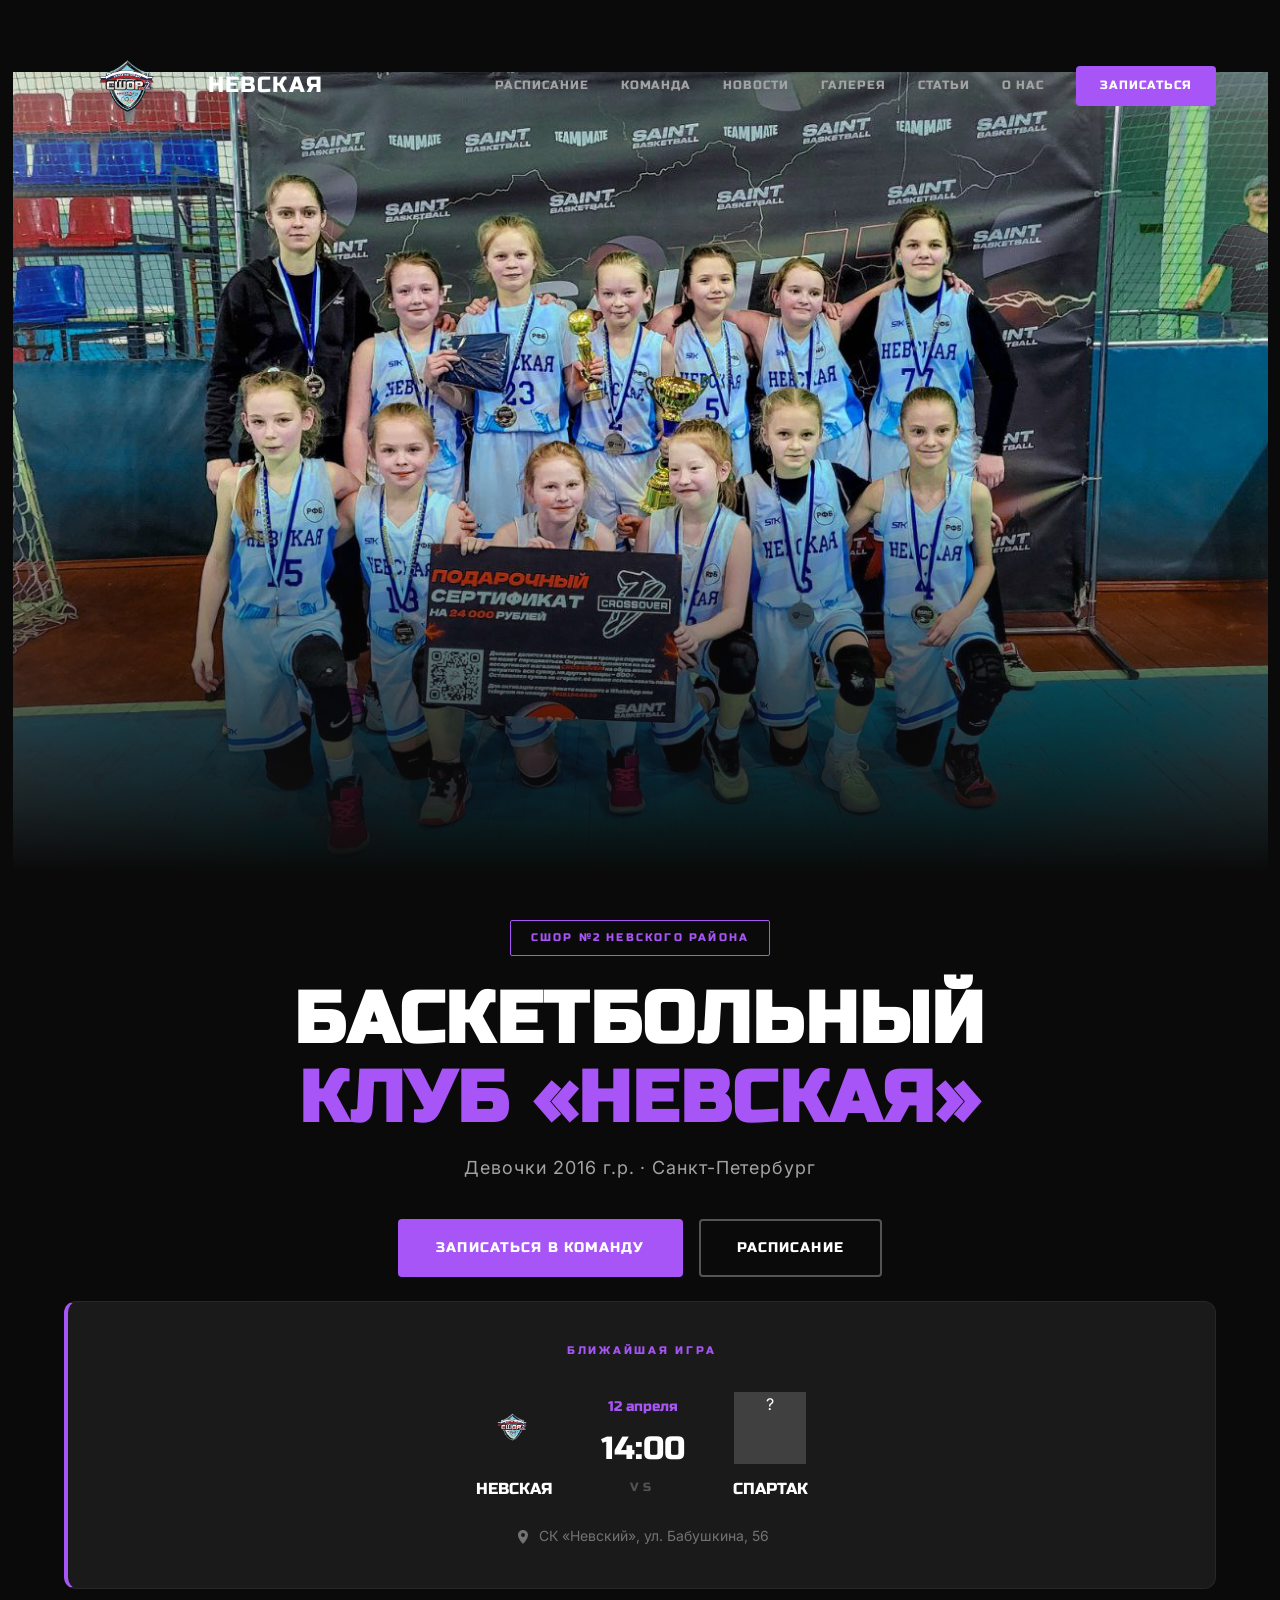
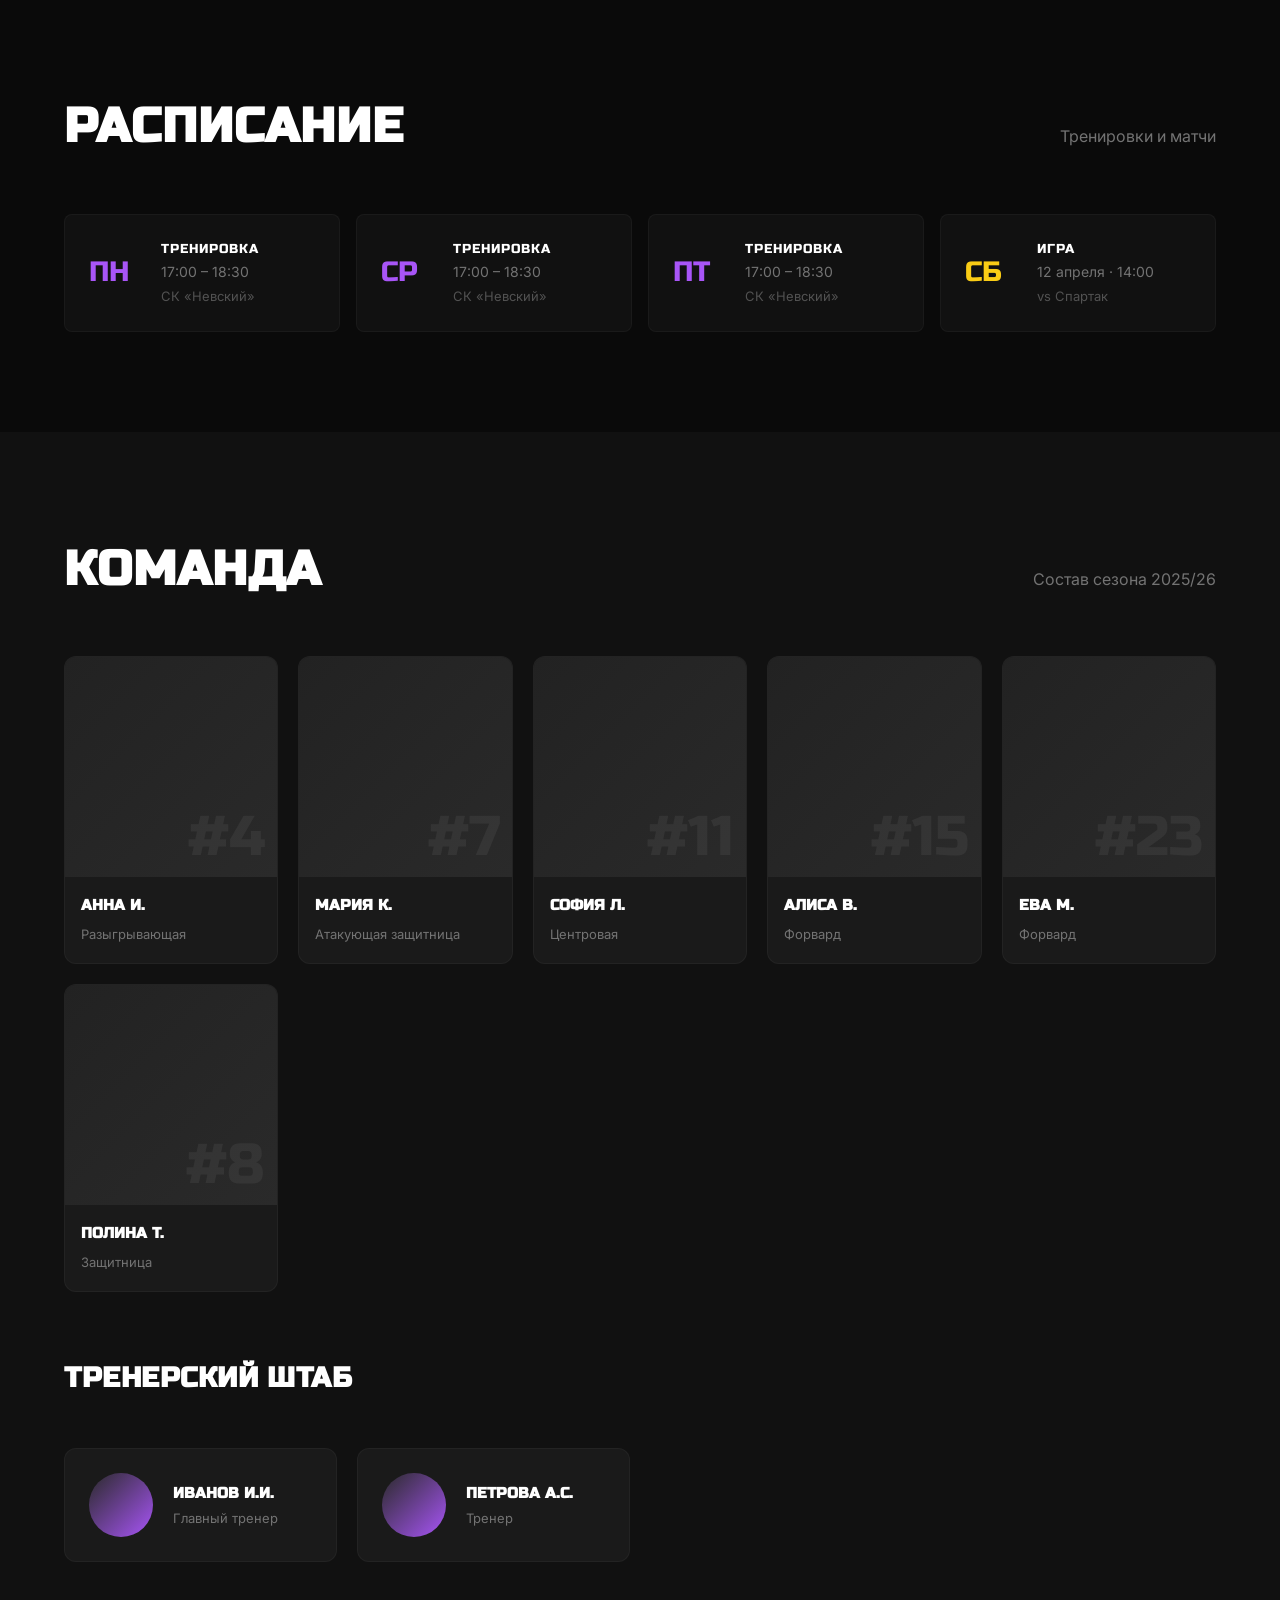
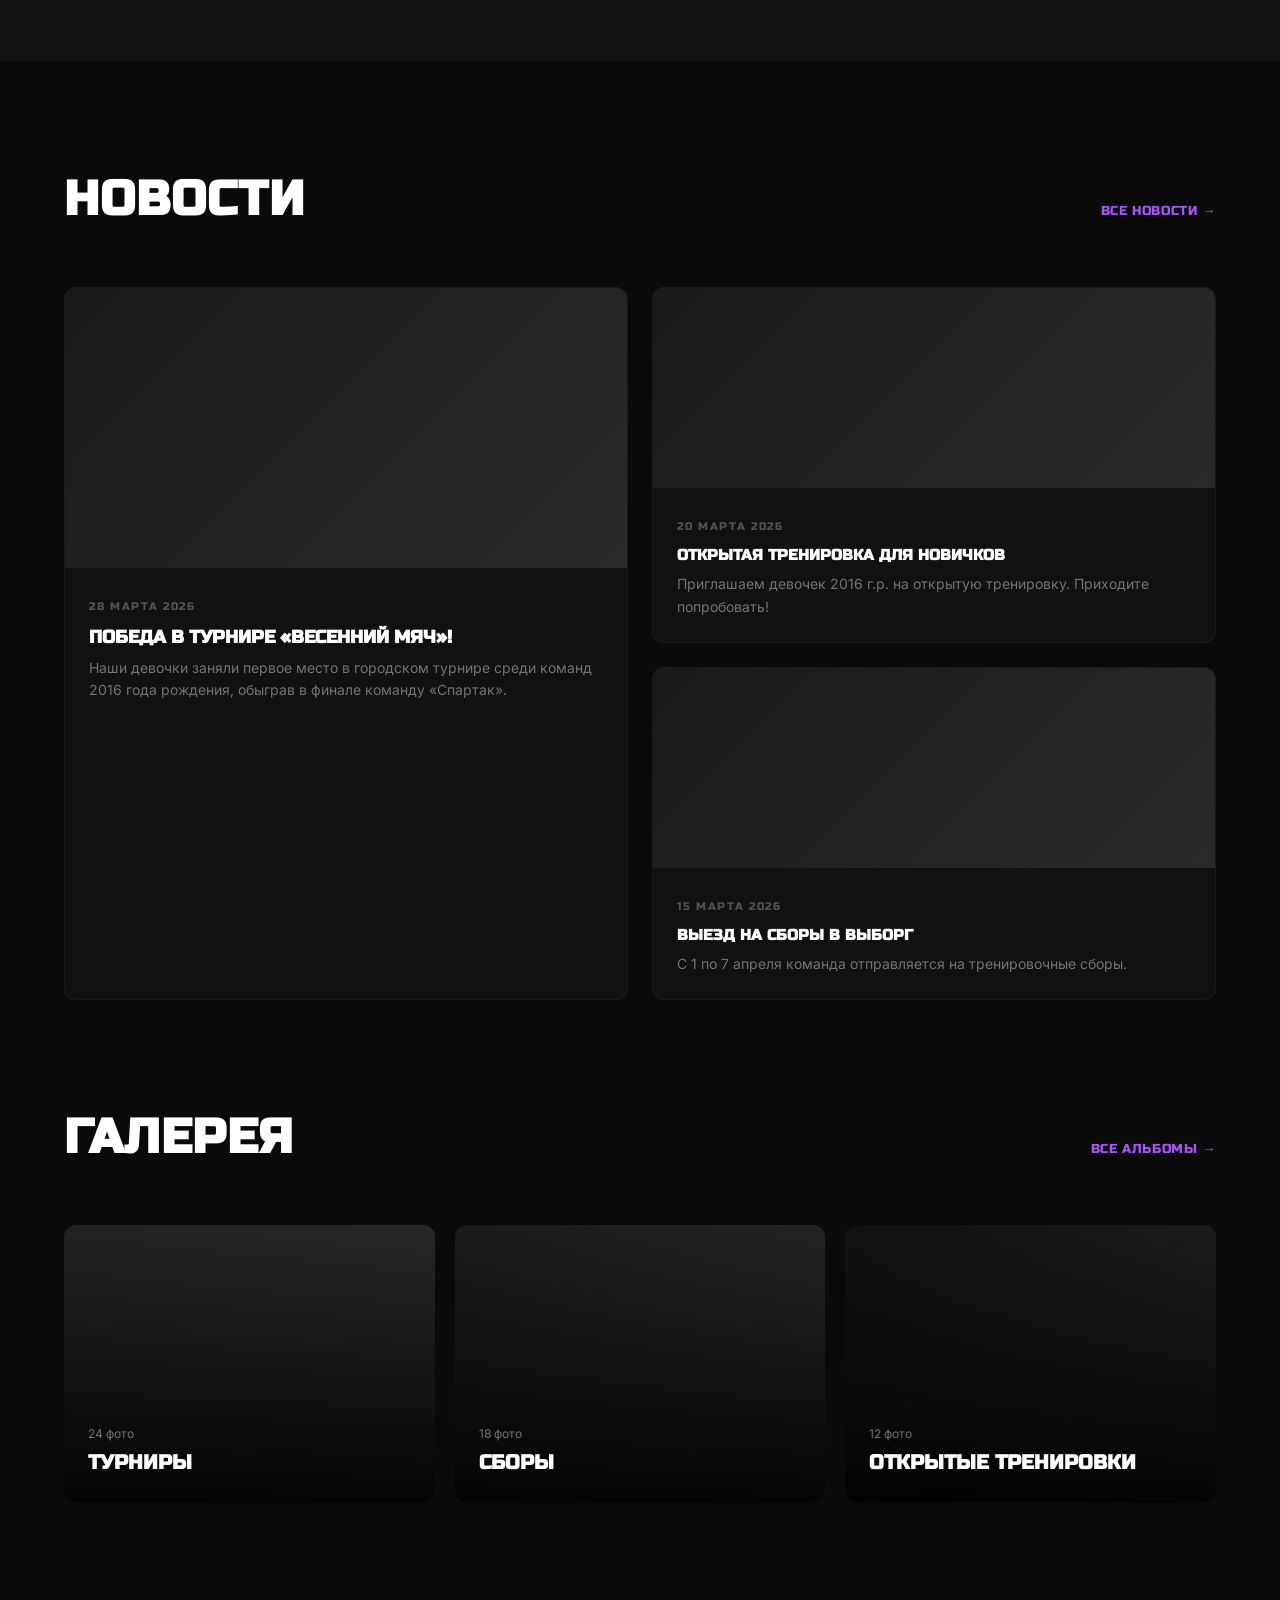
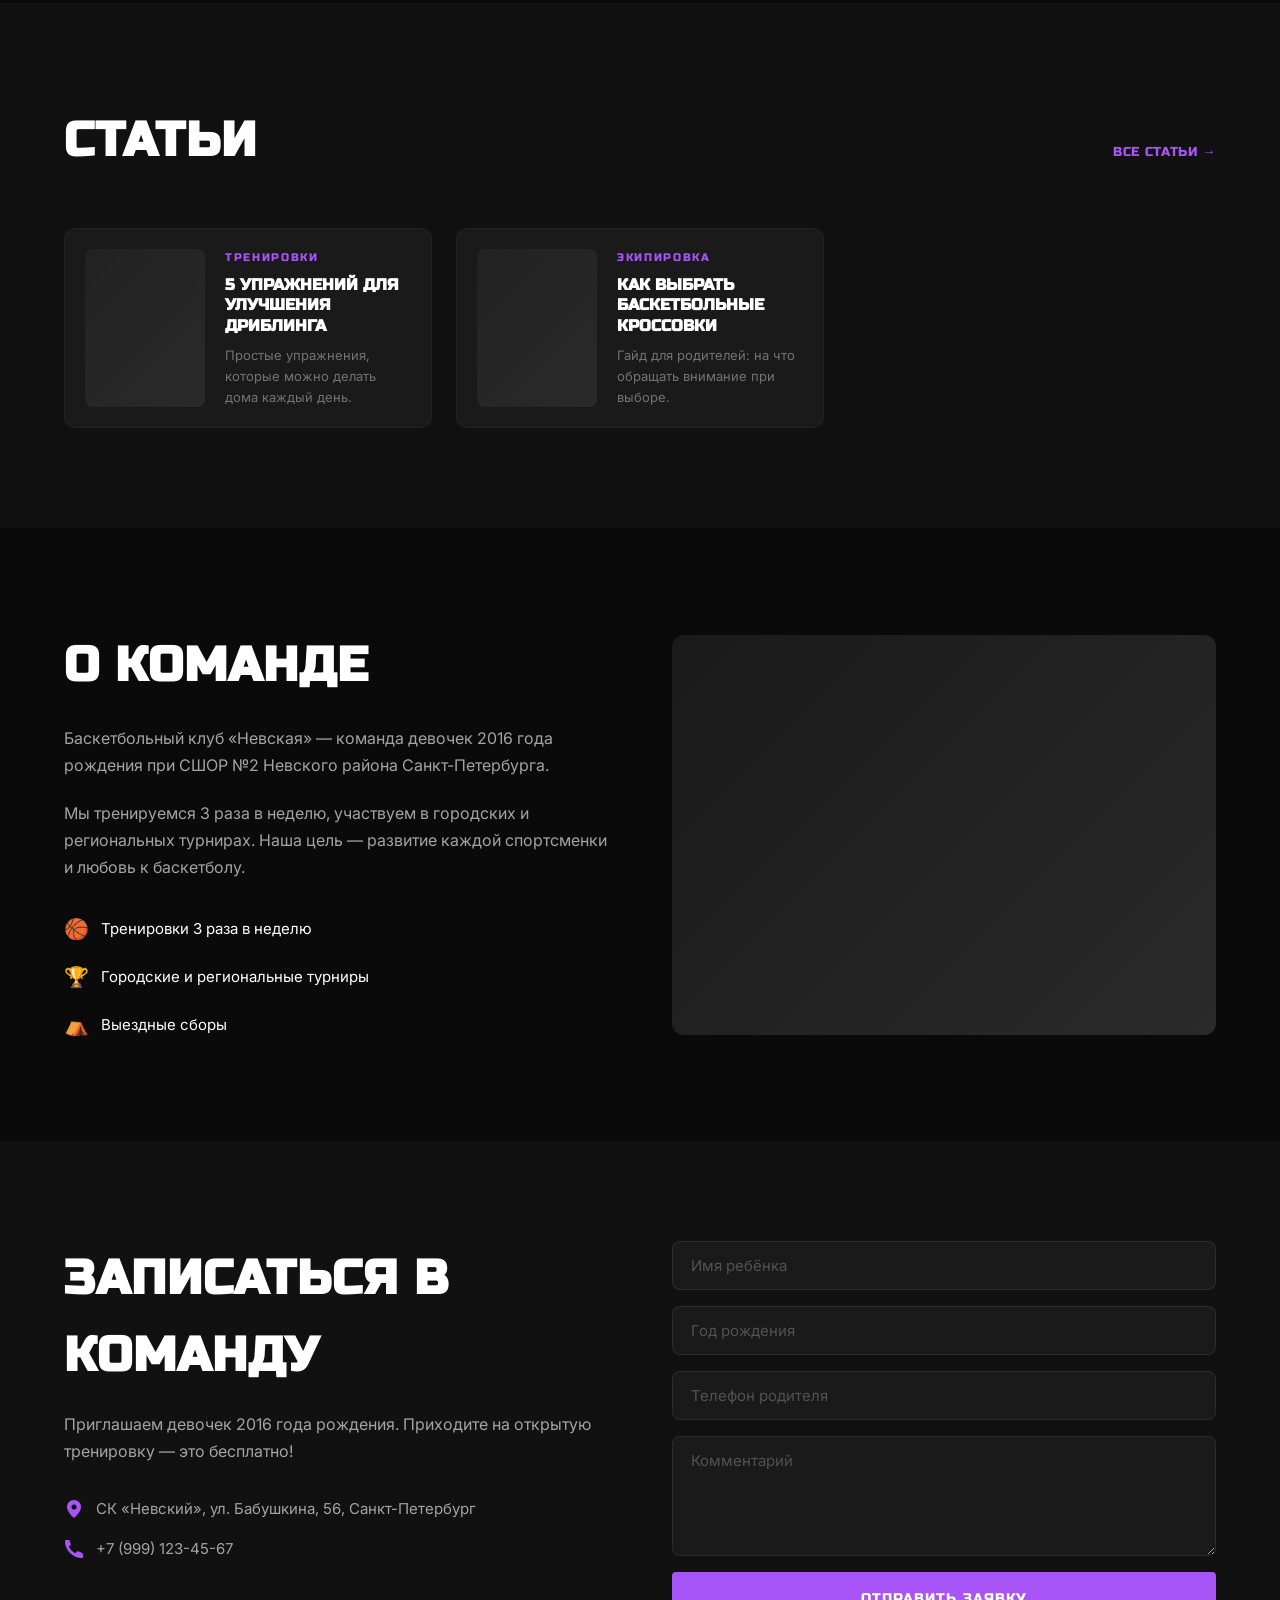
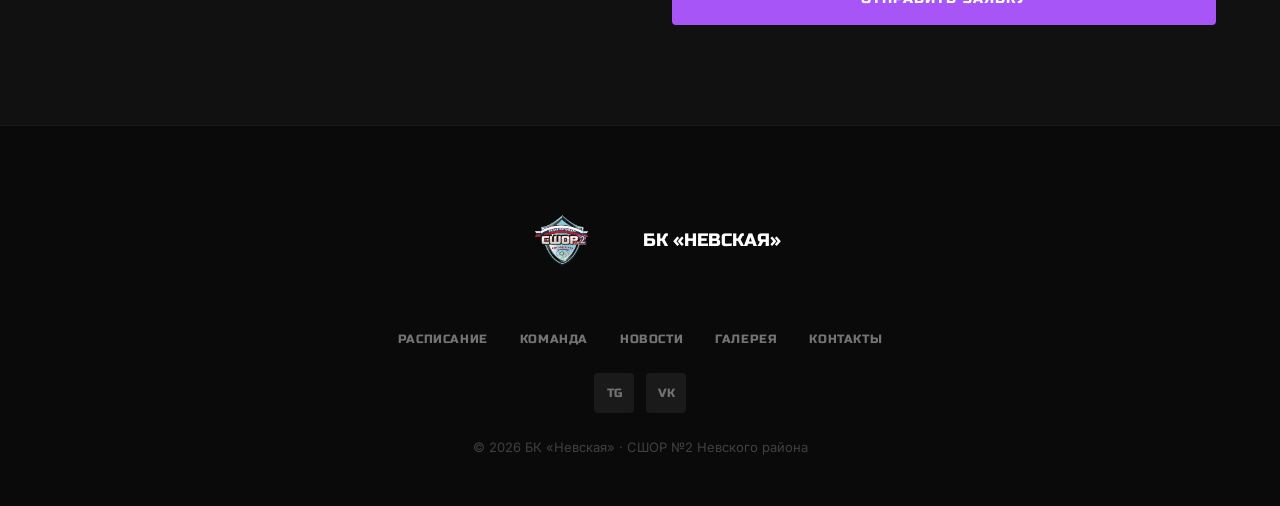
<file: index.html>
<!DOCTYPE html>
<html lang="ru">
<head>
    <meta charset="UTF-8">
    <meta name="viewport" content="width=device-width, initial-scale=1.0">
    <title>БК «Невская» — Детская баскетбольная команда</title>

    <!-- Fonts -->
    <link rel="preconnect" href="https://fonts.googleapis.com">
    <link rel="preconnect" href="https://fonts.gstatic.com" crossorigin>
    <link href="https://fonts.googleapis.com/css2?family=Russo+One&family=Unbounded:wght@400;600;700;900&family=Inter:wght@400;500;600&display=swap" rel="stylesheet">

    <link rel="stylesheet" href="style.css">
</head>
<body>

    <!-- HEADER -->
    <header class="header">
        <div class="container header__inner">
            <a href="/" class="header__logo">
                <img src="logo_shor2.png" alt="СШОР №2" class="header__logo-img">
                <span class="header__logo-text">Невская</span>
            </a>
            <nav class="header__nav">
                <a href="#schedule" class="header__link">Расписание</a>
                <a href="#team" class="header__link">Команда</a>
                <a href="#news" class="header__link">Новости</a>
                <a href="#gallery" class="header__link">Галерея</a>
                <a href="#articles" class="header__link">Статьи</a>
                <a href="#about" class="header__link">О нас</a>
                <a href="#contact" class="header__link header__link--cta">Записаться</a>
            </nav>
            <button class="header__burger" aria-label="Меню">
                <span></span>
                <span></span>
                <span></span>
            </button>
        </div>
    </header>

    <!-- HERO -->
    <section class="hero">
        <div class="hero__photo">
            <div class="hero__photo-overlay"></div>
        </div>
        <div class="hero__bottom">
            <div class="container hero__content">
                <div class="hero__badge">СШОР №2 Невского района</div>
                <h1 class="hero__title">
                    <span class="hero__title-line">Баскетбольный</span>
                    <span class="hero__title-line hero__title-line--accent">клуб «Невская»</span>
                </h1>
                <p class="hero__subtitle">Девочки 2016 г.р. · Санкт-Петербург</p>
                <div class="hero__actions">
                    <a href="#contact" class="btn btn--primary">Записаться в команду</a>
                    <a href="#schedule" class="btn btn--outline">Расписание</a>
                </div>
            </div>
        </div>
    </section>

    <!-- NEXT GAME -->
    <section class="next-game">
        <div class="container">
            <div class="next-game__card">
                <div class="next-game__label">Ближайшая игра</div>
                <div class="next-game__teams">
                    <div class="next-game__team">
                        <img src="logo_shor2.png" alt="Невская" class="next-game__team-logo-img">
                        <span class="next-game__team-name">Невская</span>
                    </div>
                    <div class="next-game__vs">
                        <span class="next-game__date">12 апреля</span>
                        <span class="next-game__time">14:00</span>
                        <span class="next-game__vs-text">VS</span>
                    </div>
                    <div class="next-game__team">
                        <div class="next-game__team-logo next-game__team-logo--away">?</div>
                        <span class="next-game__team-name">Спартак</span>
                    </div>
                </div>
                <div class="next-game__venue">
                    <svg width="16" height="16" viewBox="0 0 16 16" fill="none"><path d="M8 1C5.24 1 3 3.24 3 6c0 3.75 5 9 5 9s5-5.25 5-9c0-2.76-2.24-5-5-5zm0 7a2 2 0 110-4 2 2 0 010 4z" fill="currentColor"/></svg>
                    СК «Невский», ул. Бабушкина, 56
                </div>
            </div>
        </div>
    </section>

    <!-- SCHEDULE -->
    <section class="schedule" id="schedule">
        <div class="container">
            <div class="section-header">
                <h2 class="section-title">Расписание</h2>
                <p class="section-desc">Тренировки и матчи</p>
            </div>
            <div class="schedule__grid">
                <div class="schedule__item schedule__item--training">
                    <div class="schedule__day">ПН</div>
                    <div class="schedule__info">
                        <span class="schedule__type">Тренировка</span>
                        <span class="schedule__time-slot">17:00 – 18:30</span>
                        <span class="schedule__place">СК «Невский»</span>
                    </div>
                </div>
                <div class="schedule__item schedule__item--training">
                    <div class="schedule__day">СР</div>
                    <div class="schedule__info">
                        <span class="schedule__type">Тренировка</span>
                        <span class="schedule__time-slot">17:00 – 18:30</span>
                        <span class="schedule__place">СК «Невский»</span>
                    </div>
                </div>
                <div class="schedule__item schedule__item--training">
                    <div class="schedule__day">ПТ</div>
                    <div class="schedule__info">
                        <span class="schedule__type">Тренировка</span>
                        <span class="schedule__time-slot">17:00 – 18:30</span>
                        <span class="schedule__place">СК «Невский»</span>
                    </div>
                </div>
                <div class="schedule__item schedule__item--game">
                    <div class="schedule__day">СБ</div>
                    <div class="schedule__info">
                        <span class="schedule__type">Игра</span>
                        <span class="schedule__time-slot">12 апреля · 14:00</span>
                        <span class="schedule__place">vs Спартак</span>
                    </div>
                </div>
            </div>
        </div>
    </section>

    <!-- TEAM -->
    <section class="team" id="team">
        <div class="container">
            <div class="section-header">
                <h2 class="section-title">Команда</h2>
                <p class="section-desc">Состав сезона 2025/26</p>
            </div>
            <div class="team__grid">
                <div class="team__card">
                    <div class="team__photo">
                        <div class="team__number">#4</div>
                    </div>
                    <div class="team__info">
                        <h3 class="team__name">Анна И.</h3>
                        <span class="team__position">Разыгрывающая</span>
                    </div>
                </div>
                <div class="team__card">
                    <div class="team__photo">
                        <div class="team__number">#7</div>
                    </div>
                    <div class="team__info">
                        <h3 class="team__name">Мария К.</h3>
                        <span class="team__position">Атакующая защитница</span>
                    </div>
                </div>
                <div class="team__card">
                    <div class="team__photo">
                        <div class="team__number">#11</div>
                    </div>
                    <div class="team__info">
                        <h3 class="team__name">София Л.</h3>
                        <span class="team__position">Центровая</span>
                    </div>
                </div>
                <div class="team__card">
                    <div class="team__photo">
                        <div class="team__number">#15</div>
                    </div>
                    <div class="team__info">
                        <h3 class="team__name">Алиса В.</h3>
                        <span class="team__position">Форвард</span>
                    </div>
                </div>
                <div class="team__card">
                    <div class="team__photo">
                        <div class="team__number">#23</div>
                    </div>
                    <div class="team__info">
                        <h3 class="team__name">Ева М.</h3>
                        <span class="team__position">Форвард</span>
                    </div>
                </div>
                <div class="team__card">
                    <div class="team__photo">
                        <div class="team__number">#8</div>
                    </div>
                    <div class="team__info">
                        <h3 class="team__name">Полина Т.</h3>
                        <span class="team__position">Защитница</span>
                    </div>
                </div>
            </div>

            <!-- COACHES -->
            <div class="section-header section-header--sub">
                <h3 class="section-title section-title--sm">Тренерский штаб</h3>
            </div>
            <div class="coaches__grid">
                <div class="coach__card">
                    <div class="coach__photo"></div>
                    <div class="coach__info">
                        <h3 class="coach__name">Иванов И.И.</h3>
                        <span class="coach__role">Главный тренер</span>
                    </div>
                </div>
                <div class="coach__card">
                    <div class="coach__photo"></div>
                    <div class="coach__info">
                        <h3 class="coach__name">Петрова А.С.</h3>
                        <span class="coach__role">Тренер</span>
                    </div>
                </div>
            </div>
        </div>
    </section>

    <!-- NEWS -->
    <section class="news" id="news">
        <div class="container">
            <div class="section-header">
                <h2 class="section-title">Новости</h2>
                <a href="/news" class="section-link">Все новости →</a>
            </div>
            <div class="news__grid">
                <article class="news__card news__card--featured">
                    <div class="news__img"></div>
                    <div class="news__body">
                        <span class="news__date">28 марта 2026</span>
                        <h3 class="news__title">Победа в турнире «Весенний мяч»!</h3>
                        <p class="news__excerpt">Наши девочки заняли первое место в городском турнире среди команд 2016 года рождения, обыграв в финале команду «Спартак».</p>
                    </div>
                </article>
                <article class="news__card">
                    <div class="news__img"></div>
                    <div class="news__body">
                        <span class="news__date">20 марта 2026</span>
                        <h3 class="news__title">Открытая тренировка для новичков</h3>
                        <p class="news__excerpt">Приглашаем девочек 2016 г.р. на открытую тренировку. Приходите попробовать!</p>
                    </div>
                </article>
                <article class="news__card">
                    <div class="news__img"></div>
                    <div class="news__body">
                        <span class="news__date">15 марта 2026</span>
                        <h3 class="news__title">Выезд на сборы в Выборг</h3>
                        <p class="news__excerpt">С 1 по 7 апреля команда отправляется на тренировочные сборы.</p>
                    </div>
                </article>
            </div>
        </div>
    </section>

    <!-- GALLERY PREVIEW -->
    <section class="gallery-preview" id="gallery">
        <div class="container">
            <div class="section-header">
                <h2 class="section-title">Галерея</h2>
                <a href="/gallery" class="section-link">Все альбомы →</a>
            </div>
            <div class="gallery__albums">
                <a href="/gallery/tournaments" class="gallery__album">
                    <div class="gallery__album-img"></div>
                    <div class="gallery__album-overlay">
                        <span class="gallery__album-count">24 фото</span>
                        <h3 class="gallery__album-title">Турниры</h3>
                    </div>
                </a>
                <a href="/gallery/camps" class="gallery__album">
                    <div class="gallery__album-img gallery__album-img--2"></div>
                    <div class="gallery__album-overlay">
                        <span class="gallery__album-count">18 фото</span>
                        <h3 class="gallery__album-title">Сборы</h3>
                    </div>
                </a>
                <a href="/gallery/open-trainings" class="gallery__album">
                    <div class="gallery__album-img gallery__album-img--3"></div>
                    <div class="gallery__album-overlay">
                        <span class="gallery__album-count">12 фото</span>
                        <h3 class="gallery__album-title">Открытые тренировки</h3>
                    </div>
                </a>
            </div>
        </div>
    </section>

    <!-- ARTICLES -->
    <section class="articles" id="articles">
        <div class="container">
            <div class="section-header">
                <h2 class="section-title">Статьи</h2>
                <a href="/articles" class="section-link">Все статьи →</a>
            </div>
            <div class="articles__grid">
                <article class="article__card">
                    <div class="article__img"></div>
                    <div class="article__body">
                        <span class="article__tag">Тренировки</span>
                        <h3 class="article__title">5 упражнений для улучшения дриблинга</h3>
                        <p class="article__excerpt">Простые упражнения, которые можно делать дома каждый день.</p>
                    </div>
                </article>
                <article class="article__card">
                    <div class="article__img"></div>
                    <div class="article__body">
                        <span class="article__tag">Экипировка</span>
                        <h3 class="article__title">Как выбрать баскетбольные кроссовки</h3>
                        <p class="article__excerpt">Гайд для родителей: на что обращать внимание при выборе.</p>
                    </div>
                </article>
            </div>
        </div>
    </section>

    <!-- ABOUT -->
    <section class="about" id="about">
        <div class="container">
            <div class="about__inner">
                <div class="about__text">
                    <h2 class="section-title">О команде</h2>
                    <p>Баскетбольный клуб «Невская» — команда девочек 2016 года рождения при СШОР №2 Невского района Санкт-Петербурга.</p>
                    <p>Мы тренируемся 3 раза в неделю, участвуем в городских и региональных турнирах. Наша цель — развитие каждой спортсменки и любовь к баскетболу.</p>
                    <div class="about__highlights">
                        <div class="about__highlight">
                            <span class="about__highlight-icon">🏀</span>
                            <span>Тренировки 3 раза в неделю</span>
                        </div>
                        <div class="about__highlight">
                            <span class="about__highlight-icon">🏆</span>
                            <span>Городские и региональные турниры</span>
                        </div>
                        <div class="about__highlight">
                            <span class="about__highlight-icon">⛺</span>
                            <span>Выездные сборы</span>
                        </div>
                    </div>
                </div>
                <div class="about__image"></div>
            </div>
        </div>
    </section>

    <!-- CONTACT -->
    <section class="contact" id="contact">
        <div class="container">
            <div class="contact__inner">
                <div class="contact__info">
                    <h2 class="section-title">Записаться в команду</h2>
                    <p>Приглашаем девочек 2016 года рождения. Приходите на открытую тренировку — это бесплатно!</p>
                    <div class="contact__details">
                        <div class="contact__detail">
                            <svg width="20" height="20" viewBox="0 0 20 20" fill="none"><path d="M10 1C6.13 1 3 4.13 3 8c0 5.25 7 11 7 11s7-5.75 7-11c0-3.87-3.13-7-7-7z" fill="currentColor"/><circle cx="10" cy="8" r="2.5" fill="var(--bg-dark)"/></svg>
                            <span>СК «Невский», ул. Бабушкина, 56, Санкт-Петербург</span>
                        </div>
                        <div class="contact__detail">
                            <svg width="20" height="20" viewBox="0 0 20 20" fill="none"><path d="M17.05 13.27l-3.16-.95a1 1 0 00-1.05.27l-1.4 1.72a15.15 15.15 0 01-6.75-6.75l1.72-1.4a1 1 0 00.27-1.05l-.95-3.16A1 1 0 004.73 1H2a1 1 0 00-1 1.1A17 17 0 0017.9 19a1 1 0 001.1-1v-2.73a1 1 0 00-1-1z" fill="currentColor"/></svg>
                            <span>+7 (999) 123-45-67</span>
                        </div>
                    </div>
                </div>
                <form class="contact__form">
                    <input type="text" placeholder="Имя ребёнка" class="contact__input">
                    <input type="text" placeholder="Год рождения" class="contact__input">
                    <input type="tel" placeholder="Телефон родителя" class="contact__input">
                    <textarea placeholder="Комментарий" class="contact__textarea"></textarea>
                    <button type="submit" class="btn btn--primary btn--full">Отправить заявку</button>
                </form>
            </div>
        </div>
    </section>

    <!-- FOOTER -->
    <footer class="footer">
        <div class="container footer__inner">
            <div class="footer__brand">
                <img src="logo_shor2.png" alt="СШОР №2" class="header__logo-img">
                <span>БК «Невская»</span>
            </div>
            <div class="footer__links">
                <a href="#schedule">Расписание</a>
                <a href="#team">Команда</a>
                <a href="#news">Новости</a>
                <a href="#gallery">Галерея</a>
                <a href="#contact">Контакты</a>
            </div>
            <div class="footer__social">
                <a href="#" class="footer__social-link" aria-label="Telegram">TG</a>
                <a href="#" class="footer__social-link" aria-label="VK">VK</a>
            </div>
            <div class="footer__copy">© 2026 БК «Невская» · СШОР №2 Невского района</div>
        </div>
    </footer>

    <script src="script.js"></script>
</body>
</html>
</file>
<file: style.css>
/* ============================================
   БК «Невская» — Design System & Prototype
   Dark / Street / Sport Style
   ============================================ */

/* --- DESIGN TOKENS --- */
:root {
    /* Colors — тёмная база + оранжевый акцент */
    --black: #000000;
    --dark-900: #0a0a0a;
    --dark-800: #111111;
    --dark-700: #1a1a1a;
    --dark-600: #222222;
    --dark-500: #2a2a2a;

    --white: #ffffff;
    --gray-50: #f5f5f5;
    --gray-100: #e5e5e5;
    --gray-200: #d4d4d4;
    --gray-300: #a3a3a3;
    --gray-400: #737373;
    --gray-500: #525252;
    --gray-600: #404040;
    --gray-700: #262626;

    /* Accent — фиолетовый */
    --purple-500: #a855f7;
    --purple-400: #c084fc;
    --purple-600: #9333ea;
    --purple-glow: rgba(168, 85, 247, 0.35);

    /* Semantic */
    --bg-dark: var(--dark-900);
    --bg-section: var(--dark-800);
    --accent: var(--purple-500);
    --accent-hover: var(--purple-400);
    --accent-glow: var(--purple-glow);
    --text-primary: var(--white);
    --text-secondary: var(--gray-400);

    /* Typography */
    --font-display: 'Russo One', sans-serif;
    --font-body: 'Inter', sans-serif;

    /* Spacing */
    --section-padding: 100px;
    --container-width: 1200px;

    /* Misc */
    --radius: 12px;
    --radius-sm: 8px;
    --transition: 0.3s cubic-bezier(0.4, 0, 0.2, 1);
}

/* --- RESET --- */
*,
*::before,
*::after {
    margin: 0;
    padding: 0;
    box-sizing: border-box;
}

html {
    scroll-behavior: smooth;
    -webkit-font-smoothing: antialiased;
}

body {
    font-family: var(--font-body);
    background: var(--bg-dark);
    color: var(--text-primary);
    line-height: 1.6;
    overflow-x: hidden;
}

a {
    text-decoration: none;
    color: inherit;
}

img {
    max-width: 100%;
    display: block;
}

/* --- LAYOUT --- */
.container {
    max-width: var(--container-width);
    margin: 0 auto;
    padding: 0 24px;
}

/* --- SECTION HEADERS --- */
.section-header {
    display: flex;
    align-items: baseline;
    justify-content: space-between;
    margin-bottom: 48px;
}

.section-header--sub {
    margin-top: 64px;
}

.section-title {
    font-family: var(--font-display);
    font-size: clamp(28px, 4vw, 48px);
    text-transform: uppercase;
    letter-spacing: 0.02em;
}

.section-title--sm {
    font-size: clamp(22px, 3vw, 28px);
}

.section-desc {
    font-size: 16px;
    color: var(--text-secondary);
}

.section-link {
    font-family: var(--font-display);
    font-size: 13px;
    color: var(--accent);
    text-transform: uppercase;
    letter-spacing: 0.05em;
    transition: color var(--transition);
}

.section-link:hover {
    color: var(--accent-hover);
}

/* --- BUTTONS --- */
.btn {
    display: inline-flex;
    align-items: center;
    justify-content: center;
    font-family: var(--font-display);
    font-size: 14px;
    padding: 16px 36px;
    border-radius: 4px;
    border: 2px solid transparent;
    cursor: pointer;
    transition: all var(--transition);
    text-transform: uppercase;
    letter-spacing: 0.08em;
}

.btn--primary {
    background: var(--accent);
    color: var(--white);
    border-color: var(--accent);
}

.btn--primary:hover {
    background: var(--accent-hover);
    border-color: var(--accent-hover);
    box-shadow: 0 0 40px var(--accent-glow);
    transform: translateY(-2px);
}

.btn--outline {
    background: transparent;
    color: var(--white);
    border-color: rgba(255, 255, 255, 0.3);
}

.btn--outline:hover {
    border-color: var(--white);
    background: rgba(255, 255, 255, 0.05);
}

.btn--full {
    width: 100%;
}

/* ============================================
   HEADER
   ============================================ */
.header {
    position: fixed;
    top: 0;
    left: 0;
    right: 0;
    z-index: 100;
    padding: 20px 0;
    transition: all var(--transition);
}

.header--scrolled {
    background: rgba(10, 10, 10, 0.95);
    backdrop-filter: blur(20px);
    padding: 12px 0;
    border-bottom: 1px solid rgba(255, 255, 255, 0.05);
}

.header__inner {
    display: flex;
    align-items: center;
    justify-content: space-between;
}

.header__logo {
    display: flex;
    align-items: center;
    gap: 12px;
}

.header__logo-img {
    width: 132px;
    height: 132px;
    object-fit: contain;
}

.header__logo-text {
    font-family: var(--font-display);
    font-size: 22px;
    text-transform: uppercase;
    letter-spacing: 0.05em;
}

.header__nav {
    display: flex;
    align-items: center;
    gap: 32px;
}

.header__link {
    font-family: var(--font-display);
    font-size: 12px;
    color: var(--gray-300);
    transition: color var(--transition);
    text-transform: uppercase;
    letter-spacing: 0.08em;
}

.header__link::after {
    content: '';
    position: absolute;
    bottom: -4px;
    left: 0;
    width: 0;
    height: 2px;
    background: var(--accent);
    transition: width var(--transition);
}

.header__link:hover {
    color: var(--white);
}

.header__link:hover::after {
    width: 100%;
}

.header__link--cta {
    background: var(--accent);
    color: var(--white);
    padding: 10px 24px;
    border-radius: 4px;
    font-family: var(--font-display);
    font-size: 12px;
    text-transform: uppercase;
    letter-spacing: 0.08em;
}

.header__link--cta::after {
    display: none;
}

.header__link--cta:hover {
    background: var(--accent-hover);
    box-shadow: 0 0 24px var(--accent-glow);
}

.header__burger {
    display: none;
    flex-direction: column;
    gap: 5px;
    background: none;
    border: none;
    cursor: pointer;
    padding: 4px;
}

.header__burger span {
    display: block;
    width: 24px;
    height: 2px;
    background: var(--white);
    border-radius: 2px;
    transition: all var(--transition);
}

/* ============================================
   HERO
   ============================================ */
.hero {
    display: flex;
    flex-direction: column;
    padding-top: 72px;
}

.hero__photo {
    position: relative;
    background: url('hero.jpeg') center center / contain no-repeat;
    background-color: var(--dark-900);
    aspect-ratio: 16/10;
    width: 100%;
}

.hero__photo-overlay {
    position: absolute;
    inset: 0;
    background: linear-gradient(
        to bottom,
        transparent 50%,
        var(--dark-900) 100%
    );
}

.hero__bottom {
    background: var(--dark-900);
    padding: 48px 0 64px;
}

.hero__content {
    text-align: center;
}

.hero__badge {
    display: inline-block;
    font-family: var(--font-display);
    font-size: 11px;
    text-transform: uppercase;
    letter-spacing: 0.2em;
    color: var(--accent);
    border: 1px solid var(--accent);
    padding: 8px 20px;
    border-radius: 2px;
    margin-bottom: 24px;
}

.hero__title {
    font-family: var(--font-display);
    font-size: clamp(36px, 6vw, 72px);
    line-height: 1.1;
    letter-spacing: 0.02em;
    margin-bottom: 16px;
    text-transform: uppercase;
}

.hero__title-line {
    display: block;
}

.hero__title-line--accent {
    color: var(--accent);
    -webkit-text-fill-color: var(--accent);
}

.hero__subtitle {
    font-size: 18px;
    color: var(--gray-300);
    margin-bottom: 36px;
    letter-spacing: 0.05em;
}

.hero__actions {
    display: flex;
    gap: 16px;
    justify-content: center;
    flex-wrap: wrap;
}

/* ============================================
   NEXT GAME
   ============================================ */
.next-game {
    padding: 0 0 var(--section-padding);
    margin-top: -40px;
    position: relative;
    z-index: 3;
}

.next-game__card {
    background: var(--dark-700);
    border: 1px solid rgba(255, 255, 255, 0.06);
    border-radius: var(--radius);
    padding: 40px;
    text-align: center;
    border-left: 4px solid var(--accent);
}

.next-game__label {
    font-family: var(--font-display);
    font-size: 11px;
    text-transform: uppercase;
    letter-spacing: 0.25em;
    color: var(--accent);
    margin-bottom: 32px;
}

.next-game__teams {
    display: flex;
    align-items: center;
    justify-content: center;
    gap: 48px;
}

.next-game__team {
    display: flex;
    flex-direction: column;
    align-items: center;
    gap: 12px;
}

.next-game__team-logo,
.next-game__team-logo-img {
    width: 72px;
    height: 72px;
    object-fit: contain;
}

.next-game__team-logo--away {
    background: var(--gray-600);
}

.next-game__team-name {
    font-family: var(--font-display);
    font-size: 16px;
    text-transform: uppercase;
}

.next-game__vs {
    display: flex;
    flex-direction: column;
    align-items: center;
    gap: 4px;
}

.next-game__date {
    font-family: var(--font-display);
    font-size: 14px;
    color: var(--accent);
}

.next-game__time {
    font-family: var(--font-display);
    font-size: 32px;
}

.next-game__vs-text {
    font-family: var(--font-display);
    font-size: 12px;
    color: var(--gray-500);
    letter-spacing: 0.3em;
}

.next-game__venue {
    margin-top: 24px;
    font-size: 14px;
    color: var(--gray-400);
    display: flex;
    align-items: center;
    justify-content: center;
    gap: 8px;
}

/* ============================================
   SCHEDULE
   ============================================ */
.schedule {
    padding: 0 0 var(--section-padding);
}

.schedule__grid {
    display: grid;
    grid-template-columns: repeat(auto-fit, minmax(260px, 1fr));
    gap: 16px;
}

.schedule__item {
    display: flex;
    align-items: center;
    gap: 20px;
    padding: 24px;
    background: var(--dark-800);
    border: 1px solid rgba(255, 255, 255, 0.04);
    border-radius: var(--radius-sm);
    transition: all var(--transition);
}

.schedule__item:hover {
    background: var(--dark-700);
    border-color: rgba(255, 255, 255, 0.08);
}

.schedule__day {
    font-family: var(--font-display);
    font-size: 28px;
    color: var(--accent);
    min-width: 52px;
}

.schedule__item--game .schedule__day {
    color: #facc15;
}

.schedule__info {
    display: flex;
    flex-direction: column;
    gap: 2px;
}

.schedule__type {
    font-family: var(--font-display);
    font-size: 13px;
    text-transform: uppercase;
    letter-spacing: 0.08em;
}

.schedule__time-slot {
    font-size: 14px;
    color: var(--gray-400);
}

.schedule__place {
    font-size: 13px;
    color: var(--gray-500);
}

/* ============================================
   TEAM
   ============================================ */
.team {
    padding: var(--section-padding) 0;
    background: var(--dark-800);
}

.team__grid {
    display: grid;
    grid-template-columns: repeat(auto-fill, minmax(180px, 1fr));
    gap: 20px;
}

.team__card {
    background: var(--dark-700);
    border: 1px solid rgba(255, 255, 255, 0.04);
    border-radius: var(--radius);
    overflow: hidden;
    transition: all var(--transition);
}

.team__card:hover {
    transform: translateY(-4px);
    border-color: var(--accent);
    box-shadow: 0 8px 40px var(--accent-glow);
}

.team__photo {
    height: 220px;
    background: linear-gradient(135deg, var(--dark-600), var(--dark-500));
    display: flex;
    align-items: flex-end;
    justify-content: flex-end;
    padding: 12px;
}

.team__number {
    font-family: var(--font-display);
    font-size: 56px;
    color: rgba(255, 255, 255, 0.06);
    line-height: 1;
}

.team__info {
    padding: 16px;
}

.team__name {
    font-family: var(--font-display);
    font-size: 15px;
    margin-bottom: 4px;
    text-transform: uppercase;
}

.team__position {
    font-size: 13px;
    color: var(--gray-400);
}

/* Coaches */
.coaches__grid {
    display: grid;
    grid-template-columns: repeat(auto-fill, minmax(260px, 1fr));
    gap: 20px;
}

.coach__card {
    display: flex;
    align-items: center;
    gap: 20px;
    padding: 24px;
    background: var(--dark-700);
    border: 1px solid rgba(255, 255, 255, 0.04);
    border-radius: var(--radius);
}

.coach__photo {
    width: 64px;
    height: 64px;
    border-radius: 50%;
    background: linear-gradient(135deg, var(--dark-500), var(--accent));
    flex-shrink: 0;
}

.coach__name {
    font-family: var(--font-display);
    font-size: 15px;
    text-transform: uppercase;
}

.coach__role {
    font-size: 13px;
    color: var(--gray-400);
}

/* ============================================
   NEWS
   ============================================ */
.news {
    padding: var(--section-padding) 0;
}

.news__grid {
    display: grid;
    grid-template-columns: 1fr 1fr;
    gap: 24px;
}

.news__card {
    background: var(--dark-800);
    border: 1px solid rgba(255, 255, 255, 0.04);
    border-radius: var(--radius);
    overflow: hidden;
    transition: all var(--transition);
}

.news__card:hover {
    border-color: rgba(255, 255, 255, 0.1);
    transform: translateY(-2px);
}

.news__card--featured {
    grid-row: span 2;
}

.news__img {
    height: 200px;
    background: linear-gradient(135deg, var(--dark-700), var(--dark-500));
}

.news__card--featured .news__img {
    height: 280px;
}

.news__body {
    padding: 24px;
}

.news__date {
    font-family: var(--font-display);
    font-size: 11px;
    color: var(--gray-500);
    text-transform: uppercase;
    letter-spacing: 0.15em;
}

.news__title {
    font-family: var(--font-display);
    font-size: 18px;
    margin: 8px 0;
    line-height: 1.3;
    text-transform: uppercase;
}

.news__card:not(.news__card--featured) .news__title {
    font-size: 15px;
}

.news__excerpt {
    font-size: 14px;
    color: var(--gray-400);
    line-height: 1.6;
}

/* ============================================
   GALLERY
   ============================================ */
.gallery-preview {
    padding: 0 0 var(--section-padding);
}

.gallery__albums {
    display: grid;
    grid-template-columns: repeat(3, 1fr);
    gap: 20px;
}

.gallery__album {
    position: relative;
    border-radius: var(--radius);
    overflow: hidden;
    aspect-ratio: 4/3;
    display: block;
}

.gallery__album-img {
    position: absolute;
    inset: 0;
    background: linear-gradient(135deg, var(--dark-600), var(--dark-500));
    transition: transform var(--transition);
}

.gallery__album-img--2 {
    background: linear-gradient(135deg, var(--dark-700), var(--dark-500));
}

.gallery__album-img--3 {
    background: linear-gradient(135deg, var(--dark-800), var(--dark-600));
}

.gallery__album:hover .gallery__album-img {
    transform: scale(1.05);
}

.gallery__album-overlay {
    position: absolute;
    inset: 0;
    background: linear-gradient(to top, rgba(0, 0, 0, 0.9), transparent);
    display: flex;
    flex-direction: column;
    justify-content: flex-end;
    padding: 24px;
}

.gallery__album-count {
    font-size: 12px;
    color: var(--gray-400);
    margin-bottom: 4px;
}

.gallery__album-title {
    font-family: var(--font-display);
    font-size: 20px;
    text-transform: uppercase;
}

/* ============================================
   ARTICLES
   ============================================ */
.articles {
    padding: var(--section-padding) 0;
    background: var(--dark-800);
}

.articles__grid {
    display: grid;
    grid-template-columns: repeat(auto-fill, minmax(340px, 1fr));
    gap: 24px;
}

.article__card {
    display: flex;
    gap: 20px;
    padding: 20px;
    background: var(--dark-700);
    border: 1px solid rgba(255, 255, 255, 0.04);
    border-radius: var(--radius);
    transition: all var(--transition);
}

.article__card:hover {
    border-color: rgba(255, 255, 255, 0.1);
}

.article__img {
    width: 120px;
    min-height: 100px;
    border-radius: var(--radius-sm);
    background: linear-gradient(135deg, var(--dark-600), var(--dark-500));
    flex-shrink: 0;
}

.article__body {
    display: flex;
    flex-direction: column;
    gap: 8px;
}

.article__tag {
    font-family: var(--font-display);
    font-size: 11px;
    text-transform: uppercase;
    letter-spacing: 0.15em;
    color: var(--accent);
}

.article__title {
    font-family: var(--font-display);
    font-size: 16px;
    line-height: 1.3;
    text-transform: uppercase;
}

.article__excerpt {
    font-size: 13px;
    color: var(--gray-400);
}

/* ============================================
   ABOUT
   ============================================ */
.about {
    padding: var(--section-padding) 0;
}

.about__inner {
    display: grid;
    grid-template-columns: 1fr 1fr;
    gap: 64px;
    align-items: center;
}

.about__text p {
    font-size: 16px;
    color: var(--gray-300);
    margin-top: 20px;
    line-height: 1.7;
}

.about__highlights {
    margin-top: 32px;
    display: flex;
    flex-direction: column;
    gap: 16px;
}

.about__highlight {
    display: flex;
    align-items: center;
    gap: 12px;
    font-size: 15px;
}

.about__highlight-icon {
    font-size: 20px;
}

.about__image {
    height: 400px;
    border-radius: var(--radius);
    background: linear-gradient(135deg, var(--dark-700), var(--dark-500));
}

/* ============================================
   CONTACT
   ============================================ */
.contact {
    padding: var(--section-padding) 0;
    background: var(--dark-800);
}

.contact__inner {
    display: grid;
    grid-template-columns: 1fr 1fr;
    gap: 64px;
}

.contact__info p {
    font-size: 16px;
    color: var(--gray-300);
    margin-top: 16px;
    line-height: 1.7;
}

.contact__details {
    margin-top: 32px;
    display: flex;
    flex-direction: column;
    gap: 16px;
}

.contact__detail {
    display: flex;
    align-items: center;
    gap: 12px;
    font-size: 15px;
    color: var(--gray-300);
}

.contact__detail svg {
    color: var(--accent);
    flex-shrink: 0;
}

.contact__form {
    display: flex;
    flex-direction: column;
    gap: 16px;
}

.contact__input,
.contact__textarea {
    background: var(--dark-700);
    border: 1px solid rgba(255, 255, 255, 0.08);
    border-radius: var(--radius-sm);
    padding: 14px 18px;
    font-family: var(--font-body);
    font-size: 15px;
    color: var(--white);
    transition: all var(--transition);
    outline: none;
}

.contact__input:focus,
.contact__textarea:focus {
    border-color: var(--accent);
    box-shadow: 0 0 0 3px var(--accent-glow);
}

.contact__input::placeholder,
.contact__textarea::placeholder {
    color: var(--gray-500);
}

.contact__textarea {
    height: 120px;
    resize: vertical;
}

/* ============================================
   FOOTER
   ============================================ */
.footer {
    padding: 48px 0;
    border-top: 1px solid rgba(255, 255, 255, 0.06);
}

.footer__inner {
    display: flex;
    flex-direction: column;
    align-items: center;
    gap: 24px;
    text-align: center;
}

.footer__brand {
    display: flex;
    align-items: center;
    gap: 12px;
    font-family: var(--font-display);
    font-size: 18px;
    text-transform: uppercase;
}

.footer__links {
    display: flex;
    gap: 32px;
}

.footer__links a {
    font-family: var(--font-display);
    font-size: 12px;
    color: var(--gray-400);
    text-transform: uppercase;
    letter-spacing: 0.05em;
    transition: color var(--transition);
}

.footer__links a:hover {
    color: var(--white);
}

.footer__social {
    display: flex;
    gap: 12px;
}

.footer__social-link {
    width: 40px;
    height: 40px;
    display: flex;
    align-items: center;
    justify-content: center;
    border-radius: 4px;
    background: var(--dark-700);
    font-family: var(--font-display);
    font-size: 12px;
    color: var(--gray-400);
    transition: all var(--transition);
}

.footer__social-link:hover {
    background: var(--accent);
    color: var(--white);
}

.footer__copy {
    font-size: 13px;
    color: var(--gray-600);
}

/* ============================================
   RESPONSIVE
   ============================================ */
@media (max-width: 768px) {
    :root {
        --section-padding: 64px;
    }

    .header__nav {
        display: none;
    }

    .header__burger {
        display: flex;
    }

    .hero__photo {
        aspect-ratio: auto;
        min-height: 250px;
    }

    .hero__bottom {
        padding: 32px 0 48px;
    }

    .next-game__teams {
        gap: 24px;
    }

    .next-game__team-logo {
        width: 56px;
        height: 56px;
        font-size: 22px;
    }

    .news__grid {
        grid-template-columns: 1fr;
    }

    .news__card--featured {
        grid-row: auto;
    }

    .gallery__albums {
        grid-template-columns: 1fr;
    }

    .articles__grid {
        grid-template-columns: 1fr;
    }

    .about__inner {
        grid-template-columns: 1fr;
    }

    .about__image {
        height: 280px;
    }

    .contact__inner {
        grid-template-columns: 1fr;
    }

    .footer__links {
        flex-wrap: wrap;
        justify-content: center;
        gap: 16px 24px;
    }

    .team__grid {
        grid-template-columns: repeat(auto-fill, minmax(150px, 1fr));
        gap: 12px;
    }

    .team__photo {
        height: 180px;
    }
}

@media (max-width: 480px) {
    .hero__actions {
        flex-direction: column;
    }

    .hero__stats {
        flex-wrap: wrap;
        gap: 24px;
    }

    .next-game__card {
        padding: 24px;
    }

    .schedule__grid {
        grid-template-columns: 1fr;
    }

    .article__card {
        flex-direction: column;
    }

    .article__img {
        width: 100%;
        min-height: 160px;
    }
}
</file>
